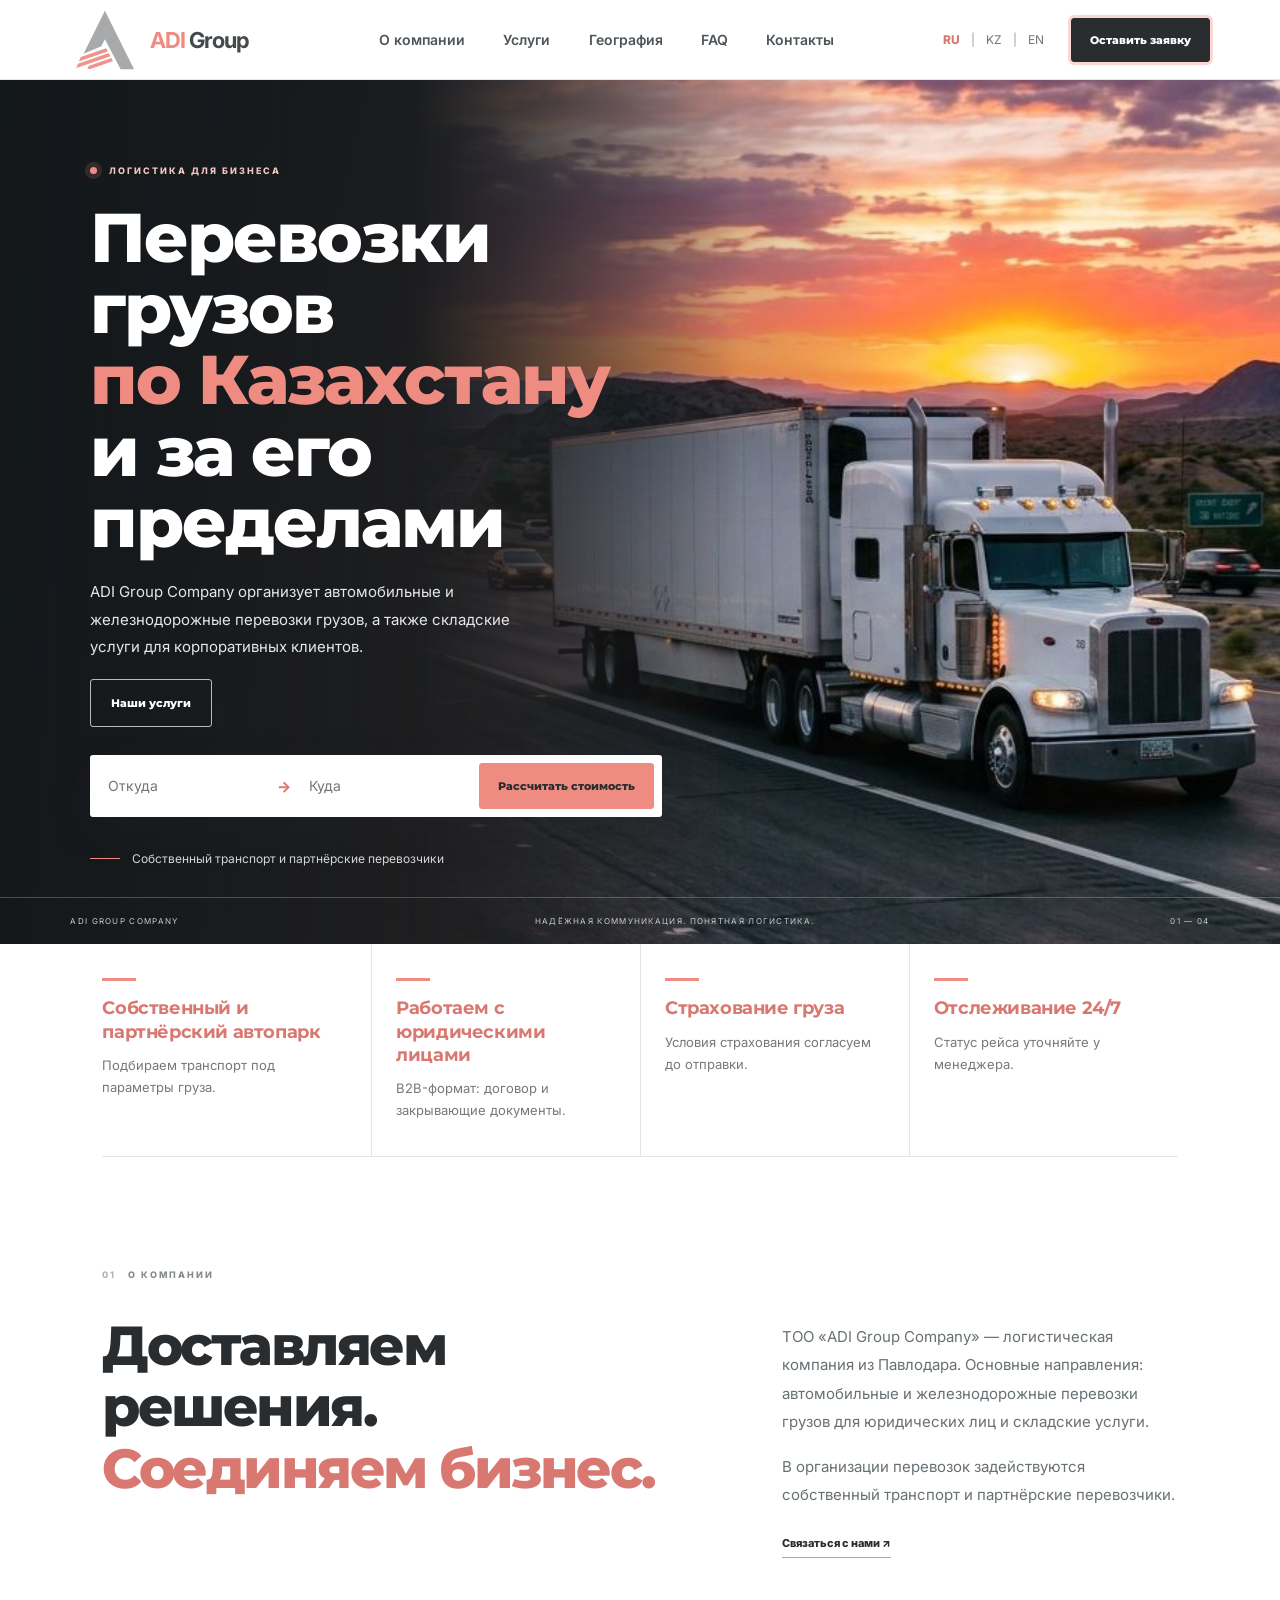
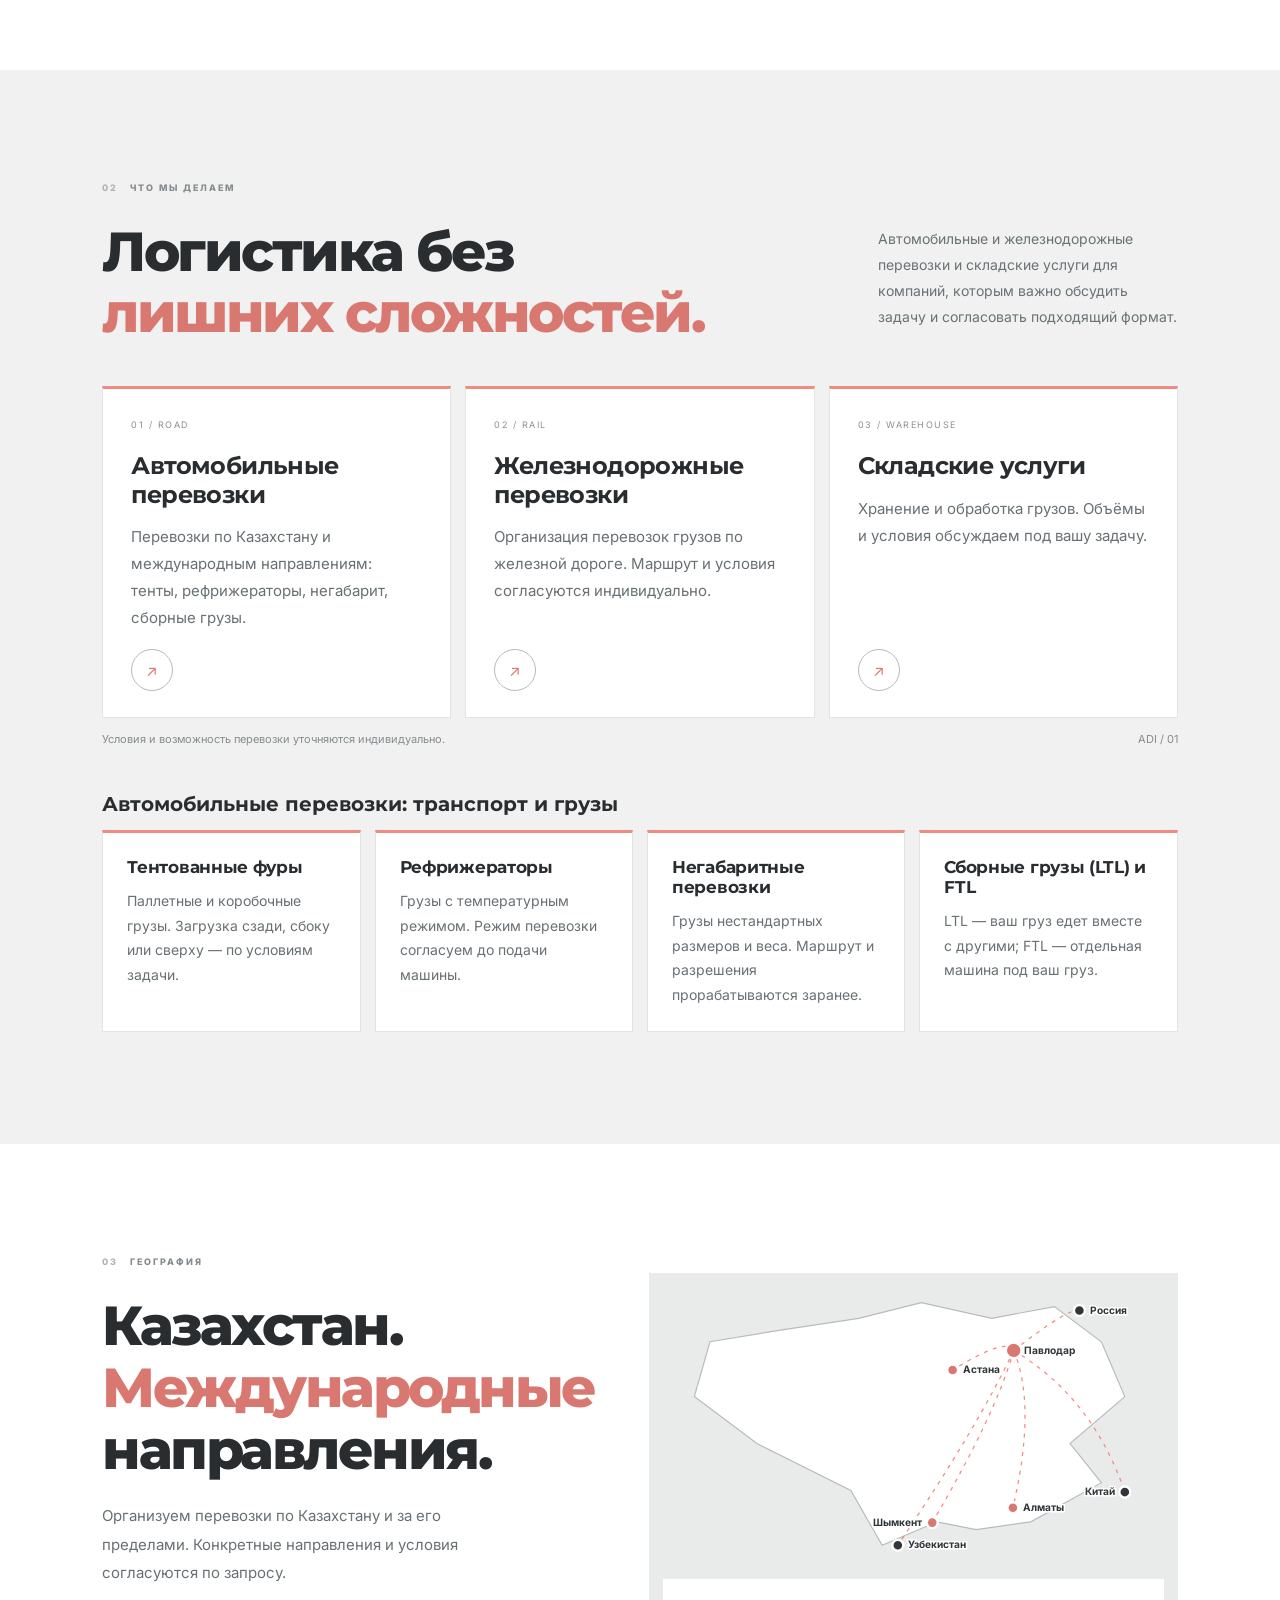
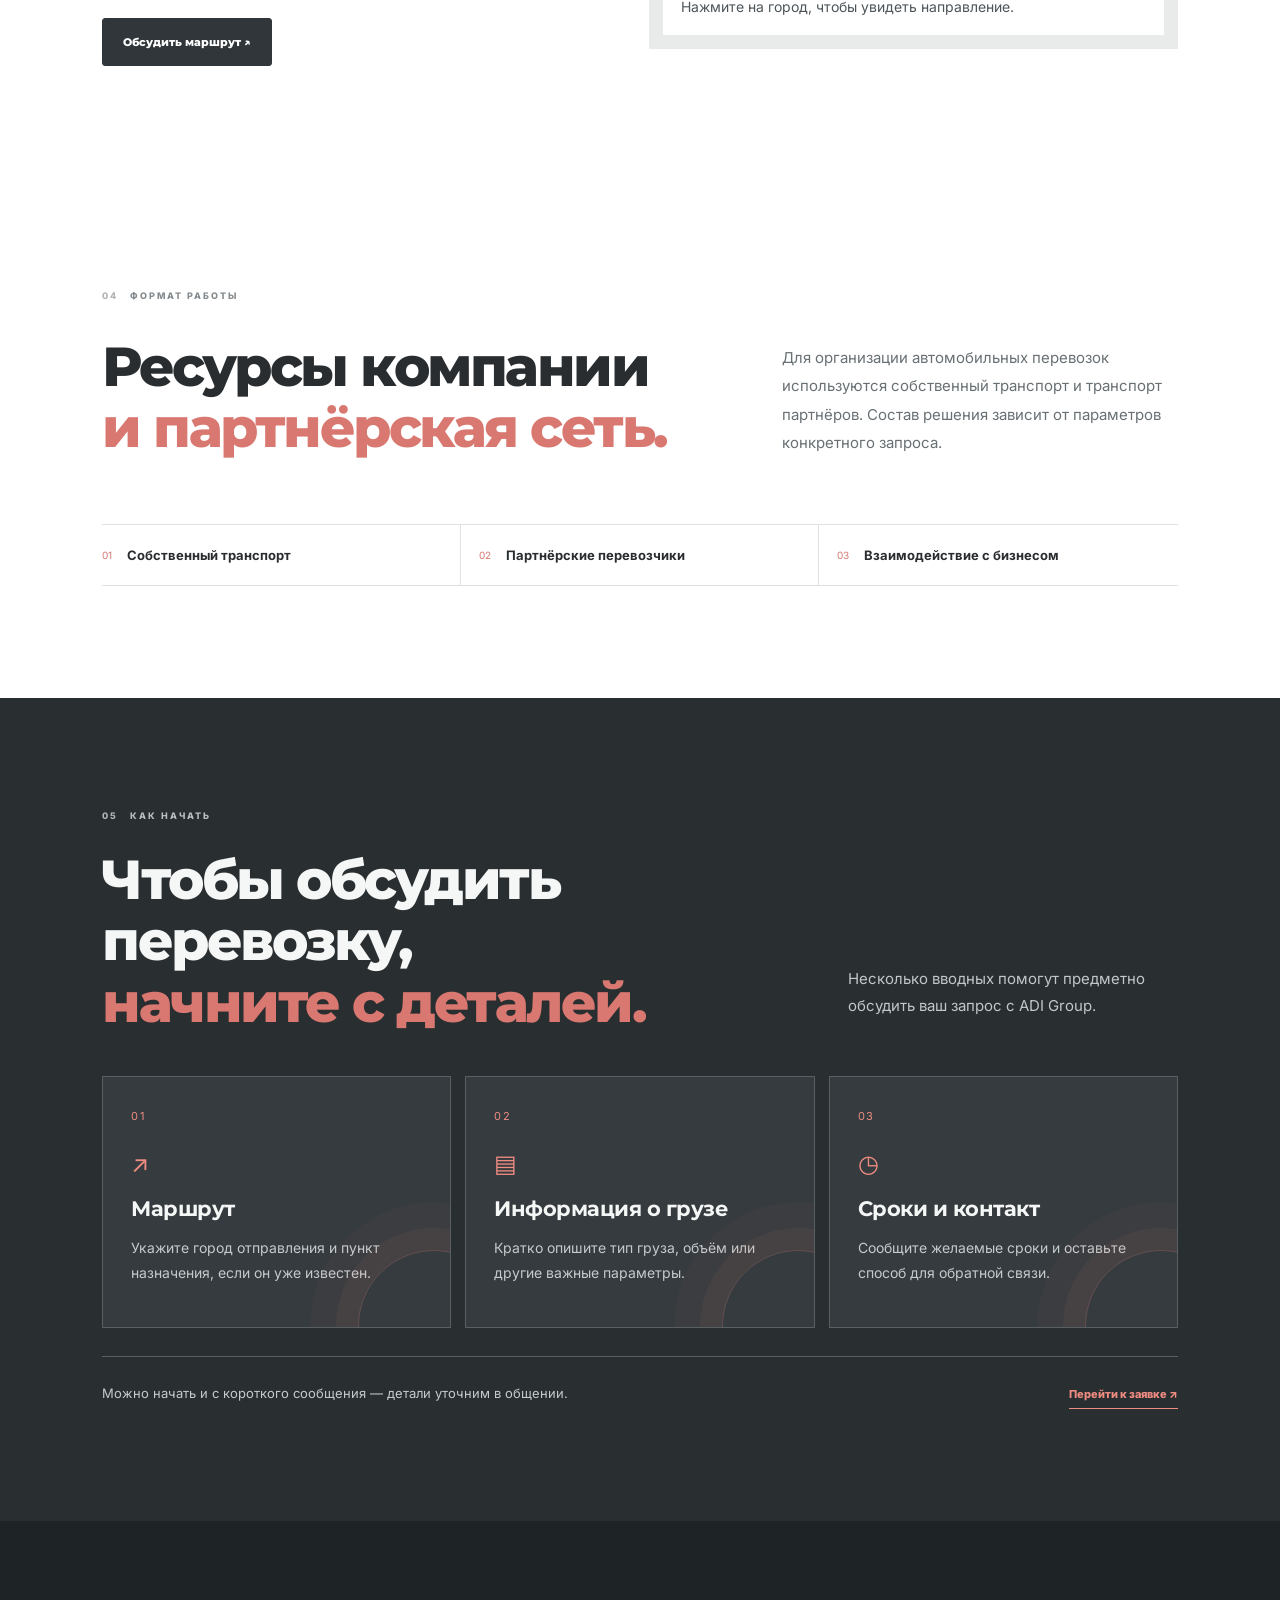
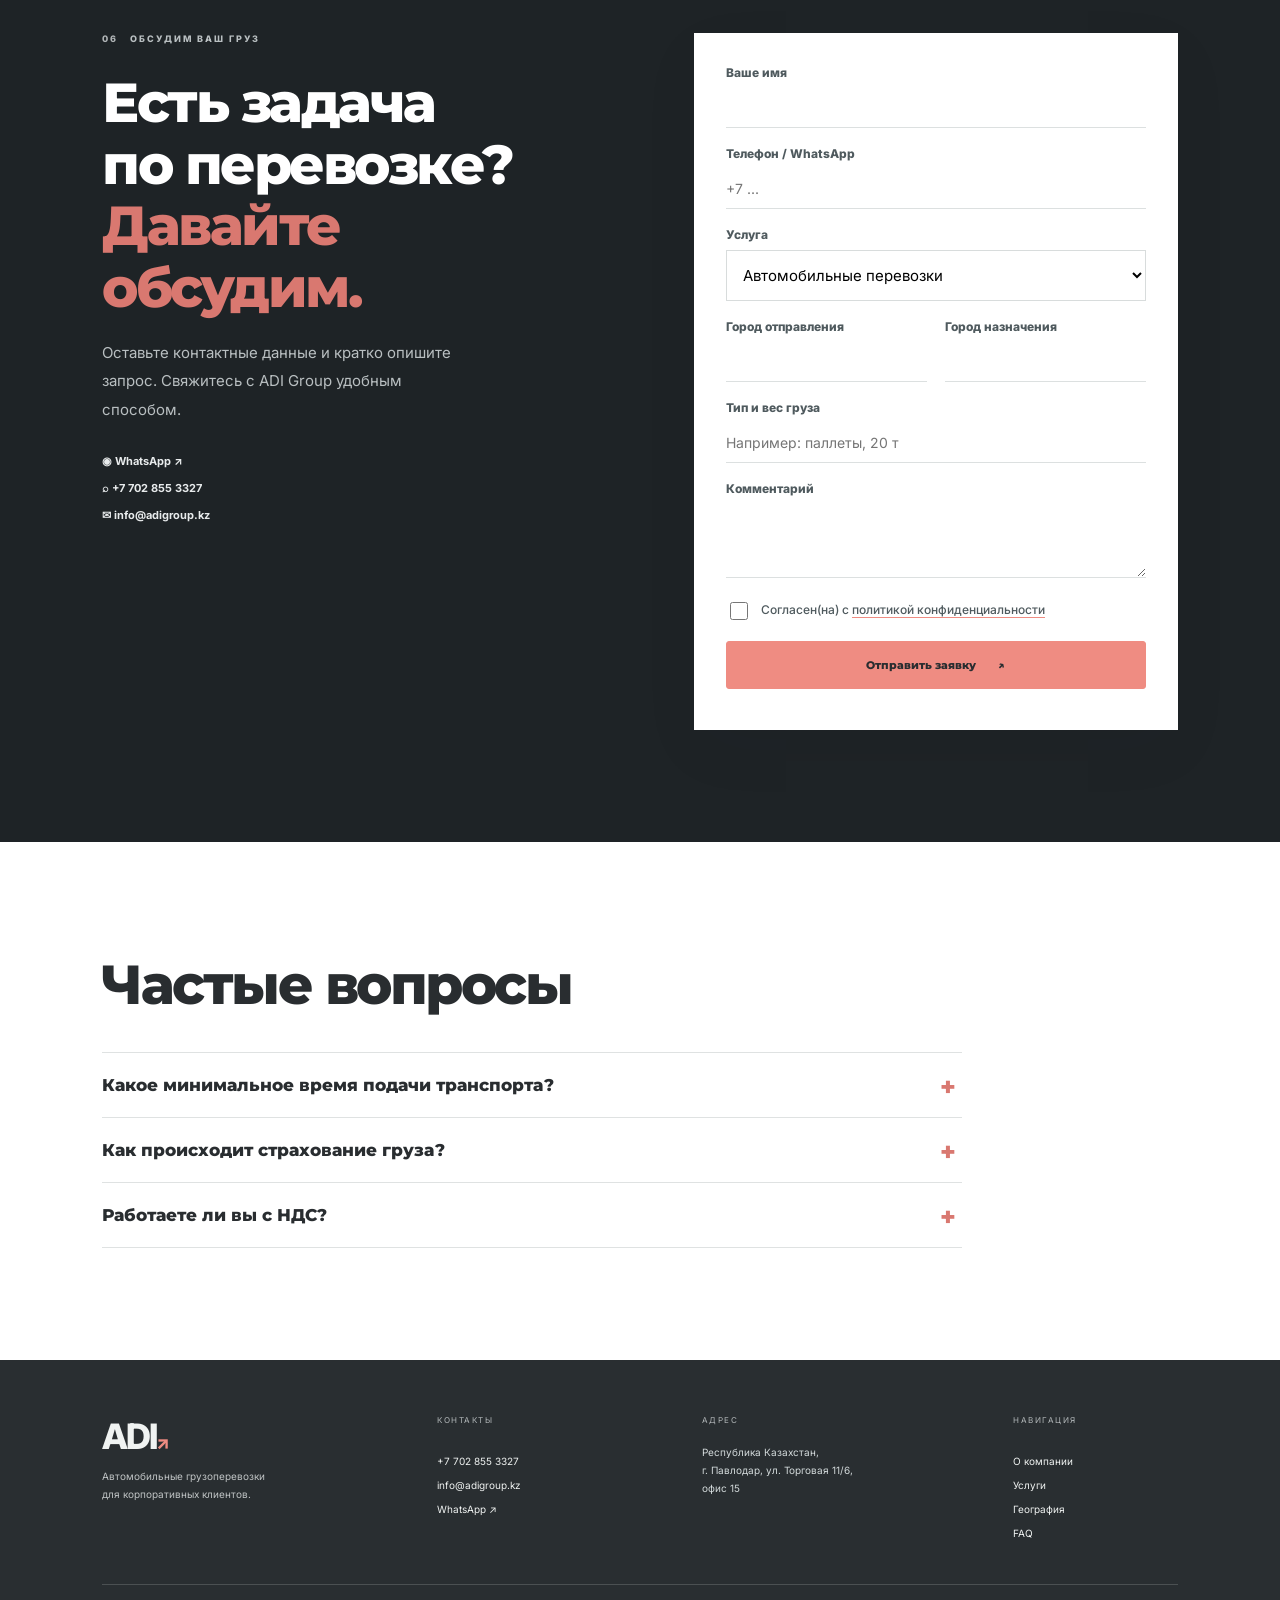
<file: index.html>
<!doctype html>
<html lang="ru">
<head>
<meta charset="utf-8">
<meta name="viewport" content="width=device-width, initial-scale=1">
<meta name="theme-color" content="#ffffff">
<link rel="icon" type="image/svg+xml" href="adi-logo.svg">
<link rel="icon" type="image/png" sizes="32x32" href="favicon-32.png">
<link rel="icon" type="image/png" sizes="192x192" href="favicon-192.png">
<link rel="apple-touch-icon" sizes="180x180" href="apple-touch-icon.png">
<meta name="description" content="ADI Group Company — автомобильные и железнодорожные перевозки, складские услуги для бизнеса по Казахстану и СНГ. Тентованные фуры, рефрижераторы, негабарит, сборные грузы. Расчёт стоимости онлайн.">
<title>ADI Group Company — грузоперевозки по Казахстану и СНГ | Павлодар</title>
<link rel="canonical" href="https://adi-group.kz/">
<meta property="og:type" content="website"><meta property="og:site_name" content="ADI Group Company"><meta property="og:locale" content="ru_RU"><meta property="og:url" content="https://adi-group.kz/"><meta property="og:title" content="ADI Group Company — грузоперевозки по Казахстану и СНГ"><meta property="og:description" content="Автомобильные и ЖД перевозки, складские услуги. Рассчитайте стоимость онлайн."><meta property="og:image" content="https://adi-group.kz/og-image.png">
<meta name="twitter:card" content="summary_large_image"><meta name="twitter:title" content="ADI Group Company — грузоперевозки"><meta name="twitter:image" content="https://adi-group.kz/og-image.png">
<script type="application/ld+json">{"@context":"https://schema.org","@graph":[{"@type":"Organization","@id":"https://adi-group.kz/#org","name":"ADI Group Company","legalName":"ТОО «ADI Group Company»","url":"https://adi-group.kz/","logo":"https://adi-group.kz/adi-logo.png","email":"info@adigroup.kz","telephone":"+77028553327","taxID":"170940003684","address":{"@type":"PostalAddress","streetAddress":"ул. Торговая 11/6, офис 15","addressLocality":"Павлодар","addressCountry":"KZ"},"contactPoint":{"@type":"ContactPoint","telephone":"+77028553327","contactType":"sales","availableLanguage":["ru","kk","en"]}},{"@type":"LogisticsService","name":"Автомобильные и железнодорожные перевозки, складские услуги","serviceType":"Road freight, rail freight, warehousing","provider":{"@id":"https://adi-group.kz/#org"},"areaServed":["KZ","RU","CN","UZ"],"url":"https://adi-group.kz/#services"}]}</script>
<link rel="preconnect" href="https://fonts.googleapis.com"><link rel="stylesheet" href="https://fonts.googleapis.com/css2?family=Inter:wght@400;500;600&family=Montserrat:wght@600;700;800&display=swap">
<link rel="stylesheet" href="styles.css?v=97">
</head>
<body>
<header class="header">
  <a class="brand" href="#top" aria-label="ADI Group Company">
    <img src="adi-logo.svg" alt="ADI Group Company" width="68" height="70" onerror="this.style.display='none'">
    <span class="brand-fallback"><b><i>ADI</i> Group</b></span>
  </a>
  <nav class="nav" id="nav">
    <a href="#about" data-i18n="navAbout">О компании</a>
    <a href="#services" data-i18n="navServices">Услуги</a>
    <a href="#geography" data-i18n="navGeo">География</a>
    <a href="#faq" data-i18n="navFaq">FAQ</a>
    <a href="#contacts" data-i18n="navContacts">Контакты</a>
    <a href="#request" class="nav-cta" data-i18n="request">Оставить заявку</a>
  </nav>
  <div class="header-actions">
    <div class="lang-switch" aria-label="Язык"><button class="lang active" data-lang="ru">RU</button><span>|</span><button class="lang" data-lang="kk">KZ</button><span>|</span><button class="lang" data-lang="en">EN</button></div>
    <a class="button button-small button-cta" href="#request" data-i18n="request">Оставить заявку</a>
    <button class="menu-toggle" id="menuToggle" aria-label="Открыть меню" aria-expanded="false" aria-controls="nav">☰</button>
  </div>
</header>

<main id="top">
<section class="hero">
  <div class="hero-grid"></div>
  <div class="hero-content">
    <div class="eyebrow"><span class="pulse"></span><span data-i18n="eyebrow">ЛОГИСТИКА ДЛЯ БИЗНЕСА</span></div>
    <h1 data-i18n="heroTitle">Перевозки грузов<br><em>по Казахстану</em><br>и за его пределами</h1>
    <p class="hero-copy" data-i18n="heroCopy">ADI Group Company организует автомобильные грузоперевозки для корпоративных клиентов по Казахстану и международным направлениям.</p>
    <div class="hero-buttons">
      <a class="button button-ghost" href="#services" data-i18n="learn">Наши услуги</a>
    </div>
    <form class="quick" id="quickForm"><input name="from" required data-i18n-ph="qFrom" placeholder="Откуда" aria-label="Откуда" autocomplete="off"><span class="qarrow">→</span><input name="to" required data-i18n-ph="qTo" placeholder="Куда" aria-label="Куда" autocomplete="off"><button class="button" type="submit" data-i18n="qBtn">Рассчитать стоимость</button></form>
    <div class="hero-note"><span class="line"></span><span data-i18n="heroNote">Собственный транспорт и партнёрские перевозчики</span></div>
  </div>
  <div class="hero-art" aria-label="Иллюстрация грузового автомобиля">
    <div class="orbit orbit-one"></div><div class="orbit orbit-two"></div>
    <div class="route-label label-a"><span class="dot"></span> KZ <small data-i18n="routeLocal">Казахстан</small></div>
    <div class="route-label label-b"><span class="dot lime"></span><span data-i18n="routeIntl">Международные направления</span></div>
    <img src="hero-truck.jpg?v=97" alt="" hidden onload="document.querySelector('.hero').classList.add('has-photo')">
    <svg class="truck" viewBox="0 0 660 360" role="img" aria-label="Грузовой автомобиль">
      <defs><linearGradient id="cab" x1="0" y1="0" x2="1" y2="1"><stop stop-color="#f7f9fa"/><stop offset="1" stop-color="#9ea8ad"/></linearGradient><linearGradient id="trailer" x1="0" y1="0" x2="0" y2="1"><stop stop-color="#e9eef0"/><stop offset="1" stop-color="#8a969c"/></linearGradient></defs>
      <ellipse cx="333" cy="310" rx="280" ry="22" fill="#000" opacity=".35"/>
      <path d="M50 91 Q50 78 64 78 H407 V268 H50Z" fill="url(#trailer)" stroke="#f4f7f8" stroke-opacity=".65" stroke-width="3"/>
      <path d="M65 101H393M65 115H393" stroke="#fff" opacity=".22"/>
      <path d="M407 154H492L552 205V268H407Z" fill="url(#cab)"/>
      <path d="M437 169H484L522 207H437Z" fill="#25343b"/>
      <path d="M440 173H480L512 203H440Z" fill="#8eb0b8" opacity=".85"/>
      <path d="M407 154H434V268H407Z" fill="#6c777c"/>
      <path d="M493 211H547L558 232H493Z" fill="#303a3f"/>
      <path d="M420 239H554V268H420Z" fill="#424d52"/>
      <path d="M51 268H558" stroke="#d5dadd" stroke-width="7"/>
      <path d="M67 282H543" stroke="#a8b2b6" stroke-width="7" stroke-linecap="round"/>
      <circle cx="153" cy="281" r="30" fill="#131a1e"/><circle cx="153" cy="281" r="13" fill="#7e8a90"/><circle cx="153" cy="281" r="5" fill="#dce2e4"/>
      <circle cx="365" cy="281" r="30" fill="#131a1e"/><circle cx="365" cy="281" r="13" fill="#7e8a90"/><circle cx="365" cy="281" r="5" fill="#dce2e4"/>
      <circle cx="499" cy="281" r="30" fill="#131a1e"/><circle cx="499" cy="281" r="13" fill="#7e8a90"/><circle cx="499" cy="281" r="5" fill="#dce2e4"/>
      <path d="M78 245H385" stroke="#c4ced1" stroke-width="2" opacity=".8"/>
      <path d="M526 224H549" stroke="#ef8c82" stroke-width="5" stroke-linecap="round"/>
      <path d="M51 91V268M407 91V268" stroke="#6d7b80" stroke-opacity=".5" stroke-width="2"/>
      <path d="M80 295H545" stroke="#ef8c82" stroke-width="2" opacity=".45"/>
    </svg>
    <div class="art-caption"><span class="caption-icon">↗</span><span data-i18n="artCaption">Логистические решения<br>для вашего бизнеса</span></div>
  </div>
  <div class="hero-bottom"><span>ADI GROUP COMPANY</span><span data-i18n="heroBottom">НАДЁЖНАЯ КОММУНИКАЦИЯ. ПОНЯТНАЯ ЛОГИСТИКА.</span><span>01 — 04</span></div>
</section>

<section class="benefits"><div class="stats">
    <div><b data-i18n="s1">Собственный и партнёрский автопарк</b><span data-i18n="s1x"></span></div>
    <div><b data-i18n="s2">Работаем с юридическими лицами</b><span data-i18n="s2x"></span></div>
    <div><b data-i18n="s3">Страхование груза</b><span data-i18n="s3x"></span></div>
    <div><b data-i18n="s4">Отслеживание 24/7</b><span data-i18n="s4x"></span></div>
  </div></section>

<section class="intro section" id="about">
  <div class="section-kicker"><span>01</span><span data-i18n="aboutKicker">О КОМПАНИИ</span></div>
  <div class="intro-layout">
    <h2 data-i18n="aboutTitle">Доставляем решения.<br><em>Соединяем бизнес.</em></h2>
    <div class="intro-text"><p data-i18n="aboutText">ТОО «ADI Group Company» — логистическая компания из Павлодара, Казахстан. Основное направление деятельности — автомобильные грузоперевозки для юридических лиц по Казахстану и международным направлениям.</p><p data-i18n="aboutText2">В организации перевозок задействуются собственный транспорт и партнёрские перевозчики.</p><a class="text-link" href="#contacts" data-i18n="contactUs">Связаться с нами ↗</a></div>
  </div>
</section>

<section class="services section" id="services">
  <div class="section-heading"><div><div class="section-kicker"><span>02</span><span data-i18n="servicesKicker">ЧТО МЫ ДЕЛАЕМ</span></div><h2 data-i18n="servicesTitle">Логистика без<br><em>лишних сложностей.</em></h2></div><p data-i18n="servicesLead">Автомобильные грузоперевозки для компаний, которым важно обсудить задачу и согласовать подходящий формат доставки.</p></div>
  <div class="svc-grid">
    <article class="svc"><div class="service-number">01 / ROAD</div><h3 data-i18n="sv1t">Автомобильные перевозки</h3><p data-i18n="sv1x"></p><a href="#request" class="round-arrow" data-svc="auto" aria-label="Оставить заявку">↗</a></article>
    <article class="svc"><div class="service-number">02 / RAIL</div><h3 data-i18n="sv2t">Железнодорожные перевозки</h3><p data-i18n="sv2x"></p><a href="#request" class="round-arrow" data-svc="rail" aria-label="Оставить заявку">↗</a></article>
    <article class="svc"><div class="service-number">03 / WAREHOUSE</div><h3 data-i18n="sv3t">Складские услуги</h3><p data-i18n="sv3x"></p><a href="#request" class="round-arrow" data-svc="wh" aria-label="Оставить заявку">↗</a></article>
  </div>
  <div class="service-foot"><span data-i18n="serviceFoot">Условия и возможность перевозки уточняются индивидуально.</span><span>ADI / 01</span></div>

  <h3 class="cargo-head" data-i18n="cargoHead">Автомобильные перевозки: транспорт и грузы</h3>
  <div class="cargo">
    <article><b data-i18n="c1t">Тентованные фуры</b><p data-i18n="c1x"></p></article>
    <article><b data-i18n="c2t">Рефрижераторы</b><p data-i18n="c2x"></p></article>
    <article><b data-i18n="c3t">Негабаритные перевозки</b><p data-i18n="c3x"></p></article>
    <article><b data-i18n="c4t">Сборные грузы (LTL) и FTL</b><p data-i18n="c4x"></p></article>
  </div>
</section>

<section class="geography section" id="geography">
  <div class="geo-copy"><div class="section-kicker"><span>03</span><span data-i18n="geoKicker">ГЕОГРАФИЯ</span></div><h2 data-i18n="geoTitle">Казахстан.<br><em>Международные</em><br>направления.</h2><p data-i18n="geoText">Работаем с запросами на автомобильные перевозки по территории Казахстана и за его пределами. Конкретные направления и условия согласовываются при обращении.</p><a class="button button-dark" href="#request" data-i18n="discussRoute">Обсудить маршрут ↗</a></div>
  <div class="map-visual imap">
    <svg viewBox="0 0 640 360" id="kzmap" role="group" aria-label="Карта">
      <polygon class="kz" points="60,70 150,55 250,40 330,20 420,40 500,25 560,70 590,140 520,200 560,250 470,300 400,310 350,300 280,330 240,260 120,200 40,140"/>
      <g class="routes"></g><g class="nodes"></g>
    </svg>
    <div class="map-info" id="mapInfo" aria-live="polite"></div>
  </div>
</section>

<section class="approach section">
  <div class="section-kicker"><span>04</span><span data-i18n="approachKicker">ФОРМАТ РАБОТЫ</span></div>
  <div class="approach-layout"><h2 data-i18n="approachTitle">Ресурсы компании<br><em>и партнёрская сеть.</em></h2><p data-i18n="approachText">Для организации автомобильных перевозок используются собственный транспорт и транспорт партнёров. Состав решения зависит от параметров конкретного запроса.</p></div>
  <div class="approach-strip"><div><span class="strip-symbol">01</span><b data-i18n="ownFleet">Собственный транспорт</b></div><div><span class="strip-symbol">02</span><b data-i18n="partners">Партнёрские перевозчики</b></div><div><span class="strip-symbol">03</span><b data-i18n="b2b">Взаимодействие с бизнесом</b></div></div>
</section>

<section class="details section" id="how-to-start">
  <div class="section-kicker"><span>05</span><span data-i18n="detailsKicker">КАК НАЧАТЬ</span></div>
  <div class="details-heading">
    <h2 data-i18n="detailsTitle">Чтобы обсудить перевозку,<br><em>начните с деталей.</em></h2>
    <p data-i18n="detailsLead">Несколько вводных помогут предметно обсудить ваш запрос с ADI Group.</p>
  </div>
  <div class="details-cards">
    <article class="detail-card"><span class="detail-index">01</span><div class="detail-icon">↗</div><h3 data-i18n="detailOneTitle">Маршрут</h3><p data-i18n="detailOneText">Укажите город отправления и пункт назначения, если он уже известен.</p></article>
    <article class="detail-card"><span class="detail-index">02</span><div class="detail-icon">▤</div><h3 data-i18n="detailTwoTitle">Информация о грузе</h3><p data-i18n="detailTwoText">Кратко опишите тип груза, объём или другие важные параметры.</p></article>
    <article class="detail-card"><span class="detail-index">03</span><div class="detail-icon">◷</div><h3 data-i18n="detailThreeTitle">Сроки и контакт</h3><p data-i18n="detailThreeText">Сообщите желаемые сроки и оставьте способ для обратной связи.</p></article>
  </div>
  <div class="details-cta"><span data-i18n="detailsBottom">Можно начать и с короткого сообщения — детали уточним в общении.</span><a class="text-link" href="#request" data-i18n="detailsButton">Перейти к заявке ↗</a></div>
</section>

<section class="request section" id="request">
  <div class="request-copy"><div class="section-kicker"><span>06</span><span data-i18n="requestKicker">ОБСУДИМ ВАШ ГРУЗ</span></div><h2 data-i18n="requestTitle">Есть задача<br>по перевозке?<br><em>Давайте обсудим.</em></h2><p data-i18n="requestText">Оставьте контактные данные и кратко опишите запрос. Свяжитесь с ADI Group удобным способом.</p><div class="quick-links"><a href="https://wa.me/77028553327" target="_blank" rel="noopener">◉ WhatsApp ↗</a><a href="tel:+77028553327">⌕ +7 702 855 3327</a><a href="mailto:info@adigroup.kz">✉ info@adigroup.kz</a></div></div>
  <form class="request-form" id="leadForm" novalidate>
    <label><span data-i18n="formName">Ваше имя</span><input name="name" required autocomplete="name"></label>
    <label><span data-i18n="fPhone">Телефон / WhatsApp</span><input name="phone" type="tel" required placeholder="+7 ..." autocomplete="tel"></label>
    <label><span data-i18n="fSvc">Услуга</span><select name="service"><option value="auto" data-i18n="sv1t">Автомобильные перевозки</option><option value="rail" data-i18n="sv2t">Железнодорожные перевозки</option><option value="wh" data-i18n="sv3t">Складские услуги</option></select></label>
    <div class="two"><label><span data-i18n="fFrom">Город отправления</span><input name="from" required></label><label><span data-i18n="fTo">Город назначения</span><input name="to" required></label></div>
    <label><span data-i18n="fCargo">Тип и вес груза</span><input name="cargo" data-i18n-ph="fCargoPh" placeholder="Например: паллеты, 20 т"></label>
    <label><span data-i18n="formMessage">Комментарий</span><textarea name="message" rows="3"></textarea></label>
    <label class="consent"><input type="checkbox" name="consent" required><span><span data-i18n="fConsent">Согласен(на) с</span> <a href="privacy.html" target="_blank" rel="noopener" data-i18n="fPolicy">политикой конфиденциальности</a></span></label>
    <input name="website" class="hp" tabindex="-1" autocomplete="off" aria-hidden="true">
    <button class="button submit-button" type="submit"><span data-i18n="sendReq">Отправить заявку</span><span>↗</span></button>
    <p class="form-status" id="formStatus" role="status"></p>
  </form>
</section>

<section class="faq section" id="faq">
  <h2 data-i18n="faqTitle">Частые вопросы</h2>
  <div class="faq-list">
    <details><summary data-i18n="f1q">Какое минимальное время подачи транспорта?</summary><p data-i18n="f1a"></p></details>
    <details><summary data-i18n="f2q">Как происходит страхование груза?</summary><p data-i18n="f2a"></p></details>
    <details><summary data-i18n="f3q">Работаете ли вы с НДС?</summary><p data-i18n="f3a"></p></details>
  </div>
</section>
<!-- TODO: блок «Наши клиенты» — добавьте реальные логотипы с разрешения клиентов: <section class="clients section"><img src="clients/xxx.svg" alt="..."></section> -->
</main>

<footer class="footer" id="contacts">
  <div class="footer-top"><div class="footer-brand"><div class="footer-mark">ADI<span>↗</span></div><p data-i18n="footerDesc">Автомобильные грузоперевозки<br>для корпоративных клиентов.</p></div><div class="footer-contact"><span class="footer-label" data-i18n="footerContact">КОНТАКТЫ</span><a href="tel:+77028553327">+7 702 855 3327</a><a href="mailto:info@adigroup.kz">info@adigroup.kz</a><a href="https://wa.me/77028553327" target="_blank" rel="noopener">WhatsApp ↗</a></div><div class="footer-address"><span class="footer-label" data-i18n="footerAddress">АДРЕС</span><p data-i18n="address">Республика Казахстан,<br>г. Павлодар, ул. Торговая 11/6,<br>офис 15</p></div><div class="footer-nav"><span class="footer-label" data-i18n="footerMenu">НАВИГАЦИЯ</span><a href="#about" data-i18n="navAbout">О компании</a><a href="#services" data-i18n="navServices">Услуги</a><a href="#geography" data-i18n="navGeo">География</a><a href="#faq">FAQ</a></div></div>
  <div class="footer-bottom"><span>© <span id="year"></span> ADI Group Company</span><span data-i18n="footerLegal">ТОО «ADI Group Company» · БИН 170940003684</span><a href="#top" data-i18n="backTop">Наверх ↑</a></div>
</footer>
<script src="script.js?v=97"></script>
</body></html>
</file>
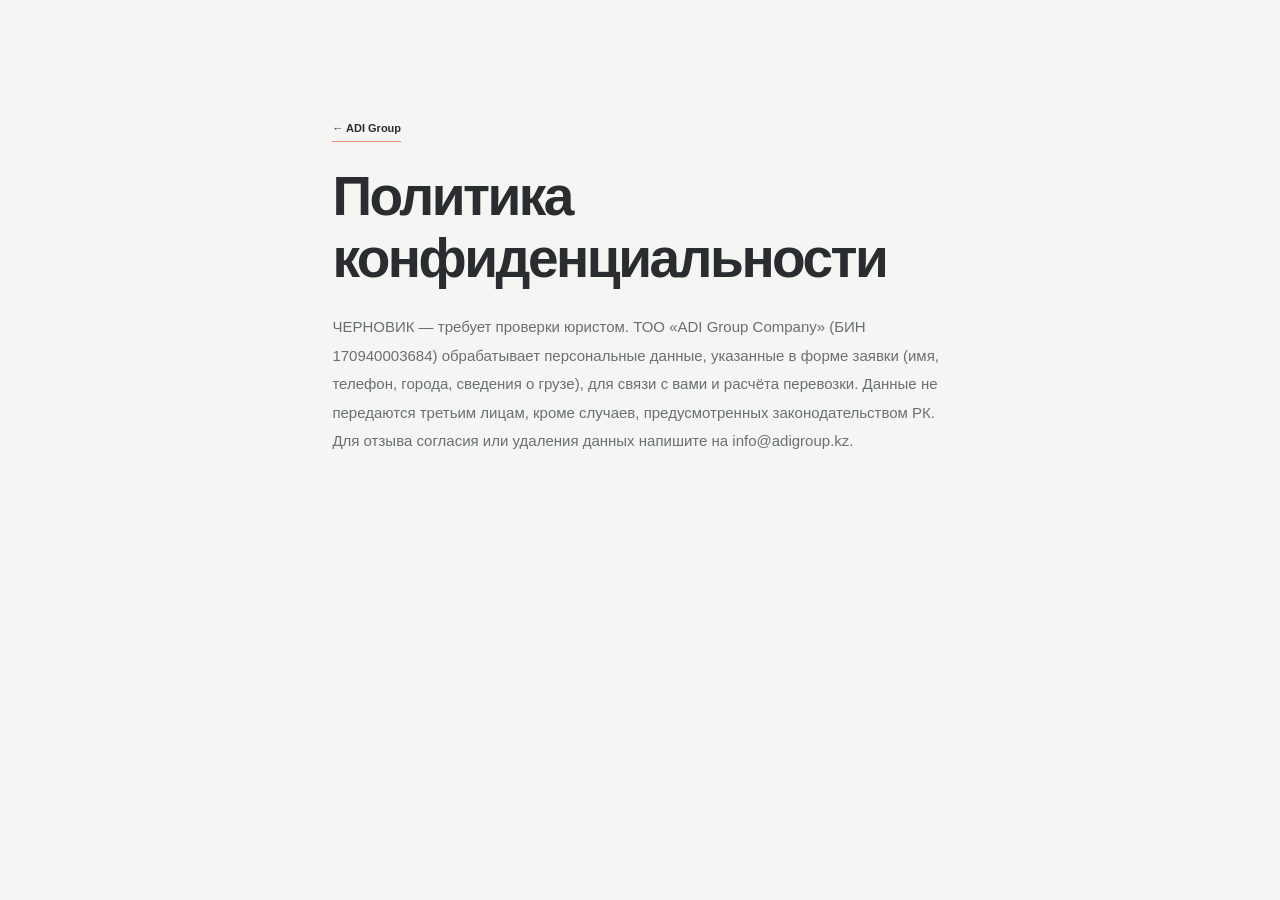
<file: privacy.html>
<!doctype html><html lang="ru"><head><meta charset="utf-8"><meta name="viewport" content="width=device-width,initial-scale=1"><meta name="robots" content="noindex"><title>Политика конфиденциальности — ADI Group Company</title><link rel="stylesheet" href="styles.css"></head><body><main class="section" style="max-width:820px;margin:auto"><a class="text-link" href="/">← ADI Group</a><h2 style="margin:24px 0">Политика конфиденциальности</h2><p style="line-height:1.9;color:#687074">ЧЕРНОВИК — требует проверки юристом. ТОО «ADI Group Company» (БИН 170940003684) обрабатывает персональные данные, указанные в форме заявки (имя, телефон, города, сведения о грузе), для связи с вами и расчёта перевозки. Данные не передаются третьим лицам, кроме случаев, предусмотренных законодательством РК. Для отзыва согласия или удаления данных напишите на info@adigroup.kz.</p></main></body></html>
</file>
<file: styles.css>
:root{--bg:#f5f5f4;--panel:#fff;--text:#292d30;--muted:#74797c;--lime:#ef8c82;--line:rgba(45,49,52,.14);--coral:#ef8c82;--brand-gray:#a7a9ab}
*{box-sizing:border-box}html{scroll-behavior:smooth;scroll-padding-top:82px}body{margin:0;background:#f5f5f4;color:#292d30;font-family:Manrope,Arial,sans-serif}a{color:inherit;text-decoration:none}
.header{height:80px;background:#fff;color:#303437;display:flex;align-items:center;justify-content:space-between;padding:0 clamp(20px,5.5vw,86px);position:sticky;top:0;z-index:20;border-bottom:1px solid #e8e9e8}
.brand{display:flex;align-items:center;gap:12px;width:auto;min-width:190px}.brand img{width:64px;height:64px;object-fit:contain;flex:0 0 auto}.brand-fallback{display:flex;flex-direction:column;font-size:18px;line-height:1}.brand-fallback b{letter-spacing:-1px}.brand-fallback small{font-size:7px;letter-spacing:2px;color:#111;margin-top:5px}
.nav{display:flex;gap:clamp(18px,3vw,42px);font-size:13px;font-weight:600;color:#555b5e}.nav a{position:relative;padding:10px 0;transition:color .22s ease}.nav a::after{content:'';position:absolute;left:0;right:0;bottom:2px;height:2px;background:#ef8c82;transform:scaleX(0);transform-origin:left;transition:transform .24s ease;box-shadow:0 0 8px rgba(239,140,130,.5)}.nav a:hover,.nav a:focus-visible{color:#d96f67}.nav a:hover::after,.nav a:focus-visible::after{transform:scaleX(1)}.footer a:hover{color:#d96f67}.header-actions{display:flex;align-items:center;gap:22px}.lang-switch{display:flex;gap:6px;align-items:center;font-size:11px;color:#9a9d9f}.lang{background:none;border:0;color:#74797c;font:inherit;padding:5px;cursor:pointer}.lang.active{color:#d96f67;font-weight:800}
.button{display:inline-flex;align-items:center;justify-content:center;gap:22px;background:#ef8c82;color:#292d30;border:1px solid #ef8c82;padding:16px 20px;font-size:11px;font-weight:800;border-radius:3px;transition:.2s}.button:hover{background:#f5a39a;border-color:#f5a39a;transform:translateY(-2px)}.button-small{padding:12px 15px;font-size:10px}.menu-toggle{display:none;background:none;color:#303437;border:0;font-size:24px}
.hero{min-height:620px;background:linear-gradient(105deg,#292e31 0%,#343a3e 54%,#555b5e 100%);color:#f6f7f6;position:relative;overflow:hidden;padding:85px clamp(20px,7vw,110px) 78px;display:flex;align-items:center}
.hero-grid,.map-grid{position:absolute;inset:0;background-image:linear-gradient(rgba(255,255,255,.035) 1px,transparent 1px),linear-gradient(90deg,rgba(255,255,255,.035) 1px,transparent 1px);background-size:58px 58px;mask-image:linear-gradient(90deg,transparent,#000 50%,#000)}
.hero-content{position:relative;z-index:3;width:52%;max-width:640px}.eyebrow,.section-kicker{display:flex;align-items:center;gap:12px;font-size:9px;letter-spacing:2px;font-weight:800;color:#c5c8c9}.pulse{width:7px;height:7px;background:#ef8c82;border-radius:50%;box-shadow:0 0 0 5px rgba(239,140,130,.15)}
h1{font-size:clamp(43px,5.4vw,76px);line-height:1.03;letter-spacing:-4px;margin:26px 0 20px;font-weight:800}h1 em,h2 em{font-style:normal;color:#ef8c82}.hero-copy{font-size:13px;line-height:1.9;color:#d0d3d4;max-width:435px}.hero-buttons{display:flex;gap:12px;margin-top:30px}.button-ghost{background:transparent;color:#f0f1f1;border-color:#9a9fa1}.button-ghost:hover{background:#4a5053}.hero-note{display:flex;align-items:center;gap:12px;margin-top:48px;color:#c0c4c5;font-size:10px}.line{width:30px;height:1px;background:#ef8c82}
.hero-art{position:absolute;right:1%;width:57%;height:100%;top:0;display:flex;align-items:center;justify-content:center}.truck{width:100%;max-width:680px;position:relative;z-index:2;filter:drop-shadow(0 28px 22px rgba(0,0,0,.3));margin-top:60px}.orbit{position:absolute;border:1px solid rgba(239,140,130,.25);border-radius:50%;width:480px;height:480px;transform:rotate(-25deg)}.orbit-two{width:600px;height:340px;border-color:rgba(255,255,255,.12);transform:rotate(25deg)}
.route-label{position:absolute;z-index:4;background:#41484b;border:1px solid rgba(255,255,255,.18);padding:10px 13px;font-size:9px;letter-spacing:1px;color:#f2f3f3;display:flex;align-items:center;gap:7px;box-shadow:0 12px 35px #0003}.route-label small{color:#d0d3d4;letter-spacing:0}.dot{width:6px;height:6px;border-radius:50%;background:#ef8c82;display:inline-block}.dot.lime{background:#ef8c82}.label-a{top:24%;right:17%}.label-b{bottom:22%;right:3%}.art-caption{position:absolute;bottom:19%;left:10%;display:flex;align-items:center;gap:12px;color:#d0d3d4;font-size:10px;line-height:1.6}.caption-icon{width:30px;height:30px;display:grid;place-items:center;border:1px solid #ef8c82;color:#ef8c82;border-radius:50%;font-size:16px}
.hero-bottom{position:absolute;bottom:0;left:0;right:0;padding:18px clamp(20px,5.5vw,86px);border-top:1px solid rgba(255,255,255,.17);display:flex;justify-content:space-between;color:#c0c4c5;font-size:8px;letter-spacing:1.3px}
.section{padding:100px clamp(20px,8vw,125px)}.section-kicker{color:#858b8e}.section-kicker span:first-child{color:#b0b4b6}h2{font-size:clamp(34px,4.3vw,58px);line-height:1.12;letter-spacing:-2.5px;margin:0;font-weight:800}h2 em{color:#d97870}
.intro{background:#fff}.intro-layout{display:grid;grid-template-columns:1.2fr .8fr;gap:8%;align-items:start;margin-top:35px}.intro-text{padding-top:8px}.intro-text p,.geo-copy p,.approach-layout p,.request-copy>p{font-size:13px;line-height:1.9;color:#687074;margin:0 0 16px}.text-link{display:inline-block;font-size:11px;font-weight:800;margin-top:10px;border-bottom:1px solid #ef8c82;padding-bottom:7px}
.services{background:#f0f1f0}.section-heading{display:flex;justify-content:space-between;align-items:end;gap:40px;margin-bottom:42px}.section-heading h2{margin-top:28px}.section-heading>p{max-width:300px;color:#697276;font-size:12px;line-height:1.8}
.service-card{background:linear-gradient(110deg,#fff 0%,#fff 55%,#e6e8e8 100%);color:#292d30;min-height:260px;padding:32px 38px;position:relative;overflow:hidden;border:1px solid #e2e4e4}.service-card:after{content:"";position:absolute;width:280px;height:280px;border:1px solid #a7a9ab30;border-radius:50%;right:10%;top:-100px;box-shadow:0 0 0 35px #a7a9ab12,0 0 0 75px #a7a9ab09}.service-number{font-size:9px;color:#8b9092;letter-spacing:1.5px}.service-icon{position:absolute;right:38px;top:28px;color:#d97870;font-size:22px}.service-card h3{font-size:31px;line-height:1.15;letter-spacing:-1px;margin:38px 0 12px;position:relative;z-index:1}.service-card p{max-width:440px;color:#687074;font-size:11px;line-height:1.8;position:relative;z-index:1}.round-arrow{position:absolute;right:38px;bottom:34px;border:1px solid #b7bbbd;color:#d97870;width:42px;height:42px;border-radius:50%;display:grid;place-items:center;z-index:2}.service-foot{display:flex;justify-content:space-between;color:#858b8e;font-size:9px;padding-top:14px}
.geography{background:#fff;display:grid;grid-template-columns:.8fr 1.2fr;gap:5%;align-items:center}.geo-copy h2{margin:28px 0 22px}.geo-copy p{max-width:370px}.button-dark{background:#303639;border-color:#303639;color:#fff;margin-top:14px}.button-dark:hover{background:#4b5255}
.map-visual{height:380px;background:#e9ebeb;position:relative;overflow:hidden;color:#303639}.map-grid{opacity:.45;background-image:linear-gradient(#a7a9ab20 1px,transparent 1px),linear-gradient(90deg,#a7a9ab20 1px,transparent 1px)}.map-lines{position:absolute;inset:0;width:100%;height:100%;z-index:2}.map-lines path{stroke:#d97870}.map-lines circle{fill:#d97870}.map-tag{position:absolute;z-index:3;background:#fff;padding:12px 15px;display:flex;flex-direction:column;gap:5px;font-size:9px;letter-spacing:1px;box-shadow:0 8px 25px #29323612}.map-tag small{font-size:9px;letter-spacing:0;color:#81888b}.map-watermark{position:absolute;right:8%;bottom:7%;font-size:65px;line-height:.75;font-weight:800;color:#a7a9ab20;letter-spacing:-6px}.map-watermark span{font-size:19px;letter-spacing:6px}
.approach{background:#fff;color:#292d30}.approach .section-kicker{color:#858b8e}.approach-layout{display:grid;grid-template-columns:1.2fr .8fr;gap:8%;margin:35px 0 50px}.approach-layout p{color:#687074;padding-top:8px}.approach-strip{display:grid;grid-template-columns:repeat(3,1fr);border-top:1px solid #dfe2e2;border-bottom:1px solid #dfe2e2}.approach-strip>div{padding:22px 18px;display:flex;align-items:center;gap:15px;border-right:1px solid #dfe2e2;font-size:11px}.approach-strip>div:first-child{padding-left:0}.approach-strip>div:last-child{border:0}.strip-symbol{color:#d97870;font-size:10px}
.request{background:#f0f1f0;display:grid;grid-template-columns:1fr 1fr;gap:10%}.request-copy h2{margin:28px 0 20px}.request-copy>p{max-width:370px}.quick-links{display:flex;flex-direction:column;gap:13px;margin-top:30px;font-size:11px;font-weight:700}.quick-links a:hover{color:#d97870}.request-form{background:#fff;padding:32px;box-shadow:0 20px 60px #1520240b}.request-form label{display:block;margin-bottom:18px}.request-form label span{display:block;font-size:10px;font-weight:800;margin-bottom:8px;color:#4f5a5e}.request-form input,.request-form textarea{width:100%;border:0;border-bottom:1px solid #dce0e0;padding:11px 0;font:inherit;font-size:12px;outline:none;background:transparent;resize:vertical}.request-form input:focus,.request-form textarea:focus{border-color:#d97870}.submit-button{width:100%;cursor:pointer}.form-note,.form-status{font-size:9px;line-height:1.6;color:#849094}.form-status{color:#9b514b;font-weight:700}
.footer{background:#292e31;color:#f0f3f2;padding:55px clamp(20px,8vw,125px) 20px}.footer-top{display:grid;grid-template-columns:1.3fr 1fr 1.2fr .7fr;gap:30px;padding-bottom:45px}.footer-mark{font-size:35px;font-weight:800;letter-spacing:-2px}.footer-mark span{color:#ef8c82;font-size:18px}.footer-brand p{font-size:10px;line-height:1.8;color:#c0c4c5}.footer-label{font-size:8px;letter-spacing:1.5px;color:#b2b7b9;display:block;margin-bottom:18px}.footer-contact,.footer-nav{display:flex;flex-direction:column;gap:12px;font-size:10px}.footer-address p{font-size:10px;line-height:1.8;color:#d4dbdc}.footer-bottom{border-top:1px solid rgba(255,255,255,.16);padding-top:17px;display:flex;justify-content:space-between;color:#b2b7b9;font-size:8px}.footer-bottom a{color:#ef8c82}
@media(max-width:900px){.nav{gap:14px}.header{padding:0 22px}.hero{padding-left:7vw}.hero-content{width:58%}.hero-art{right:-12%;width:62%;opacity:.8}.section{padding:80px 7vw}.footer-top{grid-template-columns:repeat(2,1fr)}}
@media(max-width:680px){.header{height:70px}.brand{width:auto}.brand img{width:54px;height:54px}.nav{display:none;position:absolute;top:70px;left:0;right:0;background:#fff;padding:22px;flex-direction:column;border-top:1px solid #e8e9e8}.nav.open{display:flex}.header-actions{gap:10px}.header-actions>.button{display:none}.menu-toggle{display:block}.hero{min-height:740px;align-items:flex-start;padding:75px 22px 80px}.hero-content{width:100%}h1{font-size:clamp(42px,12vw,62px);letter-spacing:-2.5px}.hero-copy{max-width:370px}.hero-art{width:120%;height:360px;top:auto;bottom:48px;right:-26%;opacity:.8}.truck{margin-top:0}.orbit{width:300px;height:300px}.orbit-two{width:380px;height:230px}.label-a{top:15%;right:18%}.label-b{bottom:12%;right:12%}.art-caption{display:none}.hero-bottom{padding:14px 22px}.hero-bottom span:nth-child(2){display:none}.section{padding:70px 22px}.intro-layout,.geography,.approach-layout,.request{grid-template-columns:1fr;gap:28px}.intro-layout{margin-top:25px}.section-heading{display:block}.section-heading>p{margin-top:20px}.service-card{padding:28px 24px}.service-card h3{font-size:28px}.service-card p{max-width:80%}.round-arrow{right:22px;bottom:25px}.map-visual{height:300px}.approach-layout{margin-bottom:30px}.approach-strip{grid-template-columns:1fr}.approach-strip>div{border-right:0;border-bottom:1px solid #dfe2e2;padding:17px 0}.approach-strip>div:last-child{border-bottom:0}.request-form{padding:24px 20px}.footer{padding:45px 22px 18px}.footer-top{grid-template-columns:1fr 1fr;gap:32px 18px}.footer-bottom{flex-wrap:wrap;gap:12px}.footer-bottom span:nth-child(2){width:100%;order:3}}

/* Approved visual direction: light corporate header/hero, logo-matched gray and coral */
.header{background:#fff;color:#303437;border-bottom:1px solid #e7e8e8}
.brand{width:205px;gap:12px}.brand img{width:68px;height:68px;object-fit:contain}
.brand-fallback{font-size:22px;color:#44494c}.brand-fallback b{font-style:normal;white-space:nowrap}.brand-fallback b i{font-style:normal;color:#ef8c82}.brand-fallback small{font-size:8px;letter-spacing:2.6px;color:#92979a;margin-top:7px}
.nav{color:#4d5559}.nav a:hover,.nav a:focus-visible{color:#d97870}.lang{color:#70777a}.lang.active{color:#d97870}
.hero{background:linear-gradient(100deg,#f3f4f4 0%,#f3f4f4 33%,#dfe2e3 57%,#aeb4b7 100%);color:#30363a;min-height:630px}
.hero-grid{background-image:linear-gradient(rgba(70,76,80,.035) 1px,transparent 1px),linear-gradient(90deg,rgba(70,76,80,.035) 1px,transparent 1px);mask-image:linear-gradient(90deg,#000,transparent 72%)}
.eyebrow{color:#8b9295}.hero-copy{color:#596165}.hero-note{color:#687176}.button-ghost{color:#41494d;border-color:#a0a6a8}.button-ghost:hover{background:#e4e6e6}.hero-bottom{color:#777f82;border-color:#c9cdce}.orbit{border-color:rgba(239,140,130,.32)}.orbit-two{border-color:rgba(50,58,62,.12)}.route-label{background:#fff;color:#3c4448;border-color:#d9dddd;box-shadow:0 10px 30px #29323612}.route-label small{color:#737b7e}.art-caption{color:#5d666a}
@media(max-width:680px){.brand{width:auto;gap:7px}.brand img{width:54px;height:58px}.brand-fallback{font-size:18px}.brand-fallback small{font-size:6px;letter-spacing:1.7px}}

/* v7 content density and readable type */
body{font-size:15px}
.nav{font-size:14px}
.hero-copy{font-size:15px;line-height:1.85}
.hero-note{font-size:12px}
.section{padding-top:112px;padding-bottom:112px}
.intro-text p,.geo-copy p,.approach-layout p,.request-copy>p{font-size:15px;line-height:1.9}
.section-heading>p{font-size:14px;line-height:1.85}
.service-card h3{font-size:clamp(32px,3vw,40px)}
.service-card p{font-size:14px;line-height:1.85}
.service-foot{font-size:11px}
.approach-strip>div{font-size:13px}
.request-form label span{font-size:12px}
.request-form input,.request-form textarea{font-size:14px}
.form-note{font-size:11px}
.details{background:#292e31;color:#f5f6f6}
.details .section-kicker{color:#b8bec0}
.details-heading{display:flex;align-items:end;justify-content:space-between;gap:40px;margin:28px 0 42px}
.details-heading>p{max-width:330px;color:#c2c7c8;font-size:15px;line-height:1.8}
.details-cards{display:grid;grid-template-columns:repeat(3,1fr);gap:14px}
.detail-card{position:relative;min-height:245px;padding:28px;background:#353b3e;border:1px solid #596064;overflow:hidden}
.detail-card:after{content:"";position:absolute;width:150px;height:150px;border:1px solid #ef8c8240;border-radius:50%;right:-60px;bottom:-75px;box-shadow:0 0 0 22px #ef8c8210,0 0 0 48px #ef8c8208}
.detail-index{font-size:11px;color:#ef8c82;letter-spacing:1.5px}
.detail-icon{font-size:24px;color:#ef8c82;margin-top:25px}
.detail-card h3{font-size:21px;margin:18px 0 10px;letter-spacing:-.5px}
.detail-card p{font-size:14px;line-height:1.8;color:#c5cbcc;max-width:280px}
.details-cta{display:flex;justify-content:space-between;align-items:center;gap:20px;border-top:1px solid #596064;margin-top:28px;padding-top:20px;color:#c5cbcc;font-size:13px}
.details-cta .text-link{color:#ef8c82}
@media(max-width:680px){.section{padding-top:78px;padding-bottom:78px}.hero-copy{font-size:14px}.intro-text p,.geo-copy p,.approach-layout p,.request-copy>p{font-size:14px}.details-heading{display:block}.details-heading>p{font-size:14px;margin-top:18px}.details-cards{grid-template-columns:1fr}.detail-card{min-height:200px}.details-cta{align-items:flex-start;flex-direction:column}.service-card p{font-size:13px}}

/* v8 conversion upgrade */
.button-cta{background:#292d30;color:#fff;border-color:#292d30;box-shadow:0 0 0 3px rgba(239,140,130,.35);font-size:11px;padding:14px 18px}.button-cta:hover{background:#ef8c82;color:#292d30;border-color:#ef8c82}
.lang-switch{font-size:12px}:focus-visible{outline:2px solid #d97870;outline-offset:3px}
.quick{display:flex;align-items:center;gap:8px;background:#fff;padding:8px;margin-top:28px;max-width:600px;box-shadow:0 14px 40px #29323620;border-radius:3px}.quick input{flex:1;min-width:0;border:0;border-bottom:2px solid transparent;padding:13px 10px;font:inherit;font-size:14px;outline:none;background:transparent}.quick input:focus{border-color:#ef8c82}.qarrow{color:#d97870;font-weight:800}.quick .button{white-space:nowrap;gap:10px;padding:15px 18px}
.hero-buttons{margin-top:18px}.hero-note{margin-top:34px}
.cargo{display:grid;grid-template-columns:repeat(4,1fr);gap:14px;margin-top:14px}.cargo article{background:#fff;border:1px solid #e2e4e4;border-top:3px solid #ef8c82;padding:24px}.cargo b{font-size:17px;letter-spacing:-.3px}.cargo p{font-size:14px;line-height:1.75;color:#687074;margin:12px 0 0}
.stats{display:grid;grid-template-columns:repeat(4,1fr);margin-top:44px;border:1px solid #dfe2e2}.stats>div{padding:26px 22px;border-right:1px solid #dfe2e2;display:flex;flex-direction:column;gap:10px}.stats>div:last-child{border:0}.stats b{font-size:18px;line-height:1.3;letter-spacing:-.4px}.stats span{font-size:13px;line-height:1.7;color:#74797c}
.imap{height:auto;background:#e9ebeb;padding:14px}.imap svg{width:100%;display:block}.kz{fill:#fff;stroke:#b7bbbd;stroke-width:1.5}.routes path{fill:none;stroke:#ef8c82;stroke-width:1.6;stroke-dasharray:5 7;animation:dash 24s linear infinite}@keyframes dash{to{stroke-dashoffset:-240}}
.node{cursor:pointer}.node circle{fill:#d97870;stroke:#fff;stroke-width:3;transition:r .2s}.node.intl circle{fill:#303639}.node text{font:700 13px Inter,Arial,sans-serif;fill:#303639;paint-order:stroke;stroke:#fff;stroke-width:4px}.node:hover circle,.node:focus-visible circle,.node.on circle{r:11}.node.hub circle{r:10}.node:focus-visible{outline:none}
.map-info{background:#fff;padding:16px 18px;font-size:14px;line-height:1.7;color:#4d5559;margin-top:10px;display:flex;justify-content:space-between;align-items:center;gap:14px;flex-wrap:wrap}.map-info .button{padding:11px 14px}
.faq{background:#fff}.faq-list{margin-top:36px;max-width:860px;border-top:1px solid #dfe2e2}.faq details{border-bottom:1px solid #dfe2e2}.faq summary{cursor:pointer;list-style:none;padding:22px 40px 22px 0;font-weight:800;font-size:17px;position:relative}.faq summary::-webkit-details-marker{display:none}.faq summary::after{content:"+";position:absolute;right:6px;top:18px;font-size:26px;color:#d97870;transition:transform .2s}.faq details[open] summary::after{transform:rotate(45deg)}.faq details p{margin:0 0 22px;font-size:15px;line-height:1.85;color:#687074;max-width:700px}
.two{display:grid;grid-template-columns:1fr 1fr;gap:18px}.consent{display:flex!important;gap:10px;align-items:flex-start}.consent input{width:18px;height:18px;margin-top:2px;accent-color:#d97870}.consent>span{font-size:12px!important;font-weight:500!important;line-height:1.6;margin:0!important}.consent a{border-bottom:1px solid #ef8c82}.hp{position:absolute;left:-9999px}.form-status.ok{color:#2f7a4d}
@media(max-width:900px){.cargo,.stats{grid-template-columns:1fr 1fr}.stats>div:nth-child(2){border-right:0}.stats>div:nth-child(-n+2){border-bottom:1px solid #dfe2e2}.nav{font-size:13px}}
@media(max-width:680px){.quick{flex-wrap:wrap}.quick input{flex:1 1 40%}.qarrow{display:none}.quick .button{width:100%}.cargo,.stats,.two{grid-template-columns:1fr}.stats>div{border-right:0;border-bottom:1px solid #dfe2e2}.hero{min-height:860px}.lang-switch{font-size:11px}.header-actions{gap:8px}}
@media(prefers-reduced-motion:reduce){.routes path{animation:none}html{scroll-behavior:auto}}
.truck-photo{position:relative;z-index:2;width:100%;max-width:760px;height:auto;aspect-ratio:16/10;object-fit:cover;border-radius:4px;box-shadow:0 30px 60px rgba(30,36,40,.28);margin-top:60px}
.has-photo .truck,.has-photo .orbit{display:none}
@media(max-width:680px){.truck-photo{margin-top:0}}

/* v9 — концепция 1: фото-hero, тёмные блоки */
body{font-family:Inter,Manrope,Arial,sans-serif}h1,h2,h3,.stats b,.cargo b,.faq summary,.button{font-family:Montserrat,Inter,Arial,sans-serif}
.hero{background:linear-gradient(90deg,rgba(18,22,25,.88) 0%,rgba(18,22,25,.5) 55%,rgba(18,22,25,.12) 100%),linear-gradient(115deg,#1b2024 0%,#3a2f2d 55%,#c9774d 100%);color:#fff;min-height:660px}
.hero-grid,.route-label,.art-caption,.orbit{display:none}.has-photo .hero-art{display:none}
.hero h1{color:#fff;letter-spacing:-2px}.hero .eyebrow{color:#f1c7c1}.hero-copy{color:#e4e7e8}.hero-note{color:#d3d7d8}.hero-bottom{color:#c7cccd;border-color:rgba(255,255,255,.22)}
.hero .button-ghost{color:#fff;border-color:rgba(255,255,255,.7)}.hero .button-ghost:hover{background:rgba(255,255,255,.14)}
.hero-art{opacity:.95}.truck{filter:drop-shadow(0 24px 24px rgba(0,0,0,.45))}
.benefits{background:#fff;padding:0 clamp(20px,8vw,125px)}.benefits .stats{margin:0;border:0;border-bottom:1px solid #e4e6e6}.benefits .stats>div{padding:34px 24px 34px 0;border-right:0}.benefits .stats>div+div{padding-left:24px;border-left:1px solid #e4e6e6}.benefits .stats b{color:#d97870}.benefits .stats b::before{content:"";display:block;width:34px;height:3px;background:#ef8c82;margin-bottom:16px}
.request{background:#1e2326;color:#fff}.request .section-kicker,.request-copy>p{color:#b9bfc1}.request h2{color:#fff}.request .quick-links a{color:#e8ebec}.request .quick-links a:hover{color:#ef8c82}
@media(max-width:900px){.benefits .stats>div:nth-child(odd){padding-left:0;border-left:0}.benefits .stats>div{border-bottom:1px solid #e4e6e6}}
@media(max-width:680px){.benefits .stats>div,.benefits .stats>div+div{padding:22px 0;border-left:0}.hero{background-position:70% center}}

/* v9.1 — позиция фото: фура правее и выше */
.hero::before{content:"";position:absolute;z-index:0;right:0;top:-16%;width:68%;height:118%;background:linear-gradient(90deg,rgba(18,22,25,.45),transparent 55%),url(hero-truck.jpg?v=97) 50% 50%/cover no-repeat;-webkit-mask-image:linear-gradient(90deg,transparent 0,#000 38%);mask-image:linear-gradient(90deg,transparent 0,#000 38%)}
@media(max-width:900px){.hero::before{width:80%}}
@media(max-width:680px){.hero::before{width:100%;height:46%;top:auto;bottom:48px;background-position:60% 50%;-webkit-mask-image:linear-gradient(180deg,transparent 0,#000 35%);mask-image:linear-gradient(180deg,transparent 0,#000 35%)}}
/* услуги: авто / ЖД / склад */
.svc-grid{display:grid;grid-template-columns:repeat(3,1fr);gap:14px;margin-top:40px}.svc{position:relative;background:#fff;border:1px solid #e2e4e4;border-top:3px solid #ef8c82;padding:30px 28px 86px;min-height:300px}.svc h3{font-size:24px;line-height:1.2;letter-spacing:-.6px;margin:22px 0 14px}.svc p{font-size:15px;line-height:1.8;color:#687074;margin:0}.svc .round-arrow{position:absolute;left:28px;bottom:26px}.cargo-head{margin:46px 0 0;font-size:20px}
select{width:100%;padding:14px 12px;font:inherit;border:1px solid #d8dcdc;background:#fff}
@media(max-width:900px){.svc-grid{grid-template-columns:1fr}.svc{min-height:0}}

/* v9.2 — мобильная адаптация */
.consent>span span{display:inline!important;margin:0!important;font-size:inherit!important;font-weight:inherit!important}
.nav-cta{display:none}
@media(max-width:680px){
  h2{letter-spacing:-1.2px}
  .hero h1{letter-spacing:-1.5px}
  .quick input,.request-form input,.request-form textarea,.request-form select{font-size:16px}
  .lang{padding:8px 4px;min-height:36px}
  .menu-toggle{padding:6px 2px;cursor:pointer}
  .nav a{padding:12px 0;font-size:16px}
  .nav .nav-cta{display:block;margin-top:8px;padding:14px 16px;text-align:center;background:#292d30;color:#fff;border-radius:3px;font-weight:800}
  .nav .nav-cta::after{display:none}
  .imap{padding:8px}
  .node text{font-size:24px;stroke-width:6px}
  .node circle{r:10}.node.hub circle{r:13}.node:hover circle,.node:focus-visible circle,.node.on circle{r:14}
  .map-info{font-size:14px;padding:14px}
  .map-info .button{width:100%}
  .service-foot{gap:12px}
}
</file>
